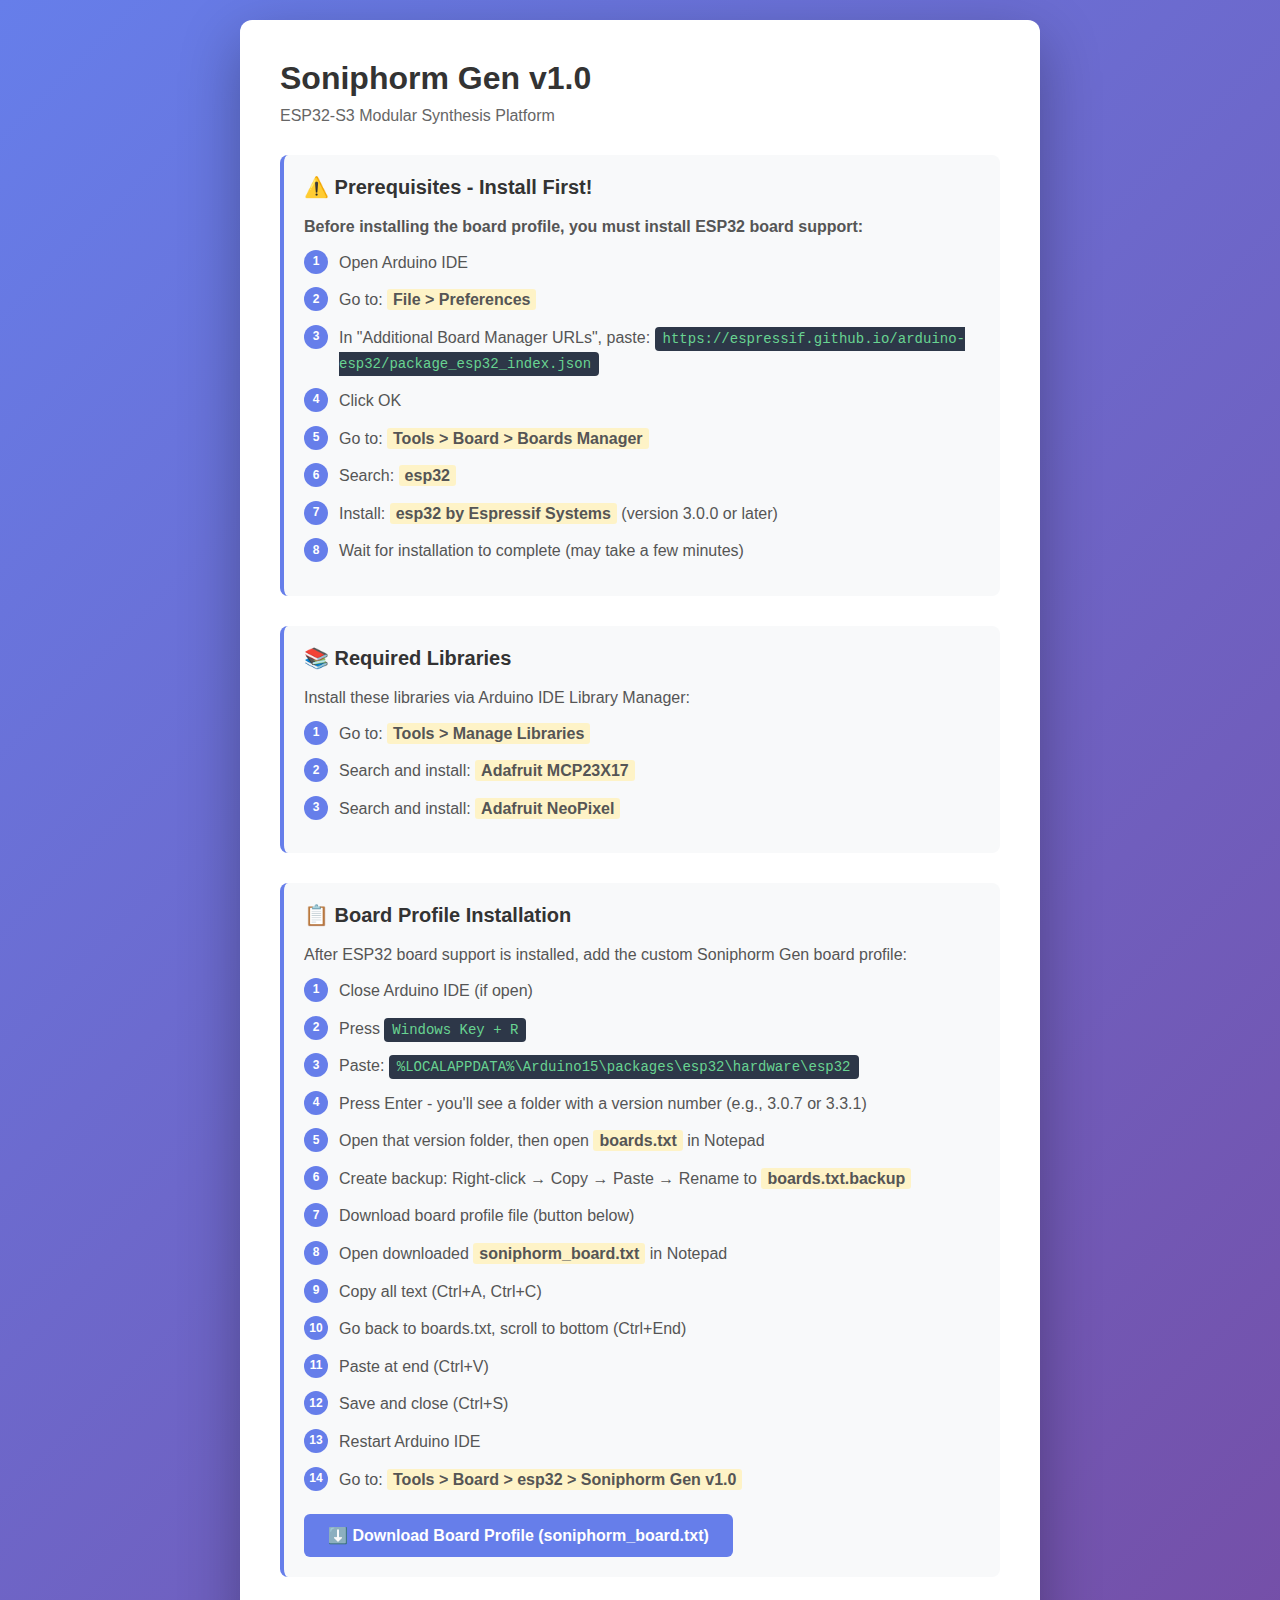
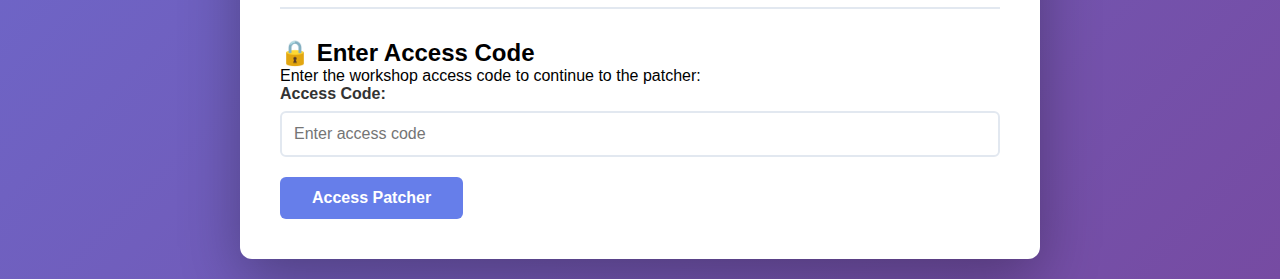
<file: gen/index.html>
<!doctype html><html lang="en"><head><meta charset="UTF-8"><meta name="viewport" content="width=device-width,initial-scale=1"><title>Soniphorm Gen Patcher</title><style>* {
            margin: 0;
            padding: 0;
            box-sizing: border-box;
        }

        body {
            font-family: -apple-system, BlinkMacSystemFont, 'Segoe UI', Roboto, Oxygen, Ubuntu, sans-serif;
            background: #1a1a1a;
            color: #e0e0e0;
            overflow: hidden;
        }

        #root {
            width: 100vw;
            height: 100vh;
            display: flex;
        }

        .loading {
            display: flex;
            justify-content: center;
            align-items: center;
            height: 100vh;
            font-size: 18px;
            color: #666;
        }</style><link rel="icon" href="favicon.png"><script>if(sessionStorage.getItem("authenticated")!=="true"){window.location.href="auth.html";}</script><script defer="defer" src="bundle.js"></script></head><body><div id="root"><div class="loading">Loading Soniphorm Gen Patcher...</div></div></body></html>
</file>
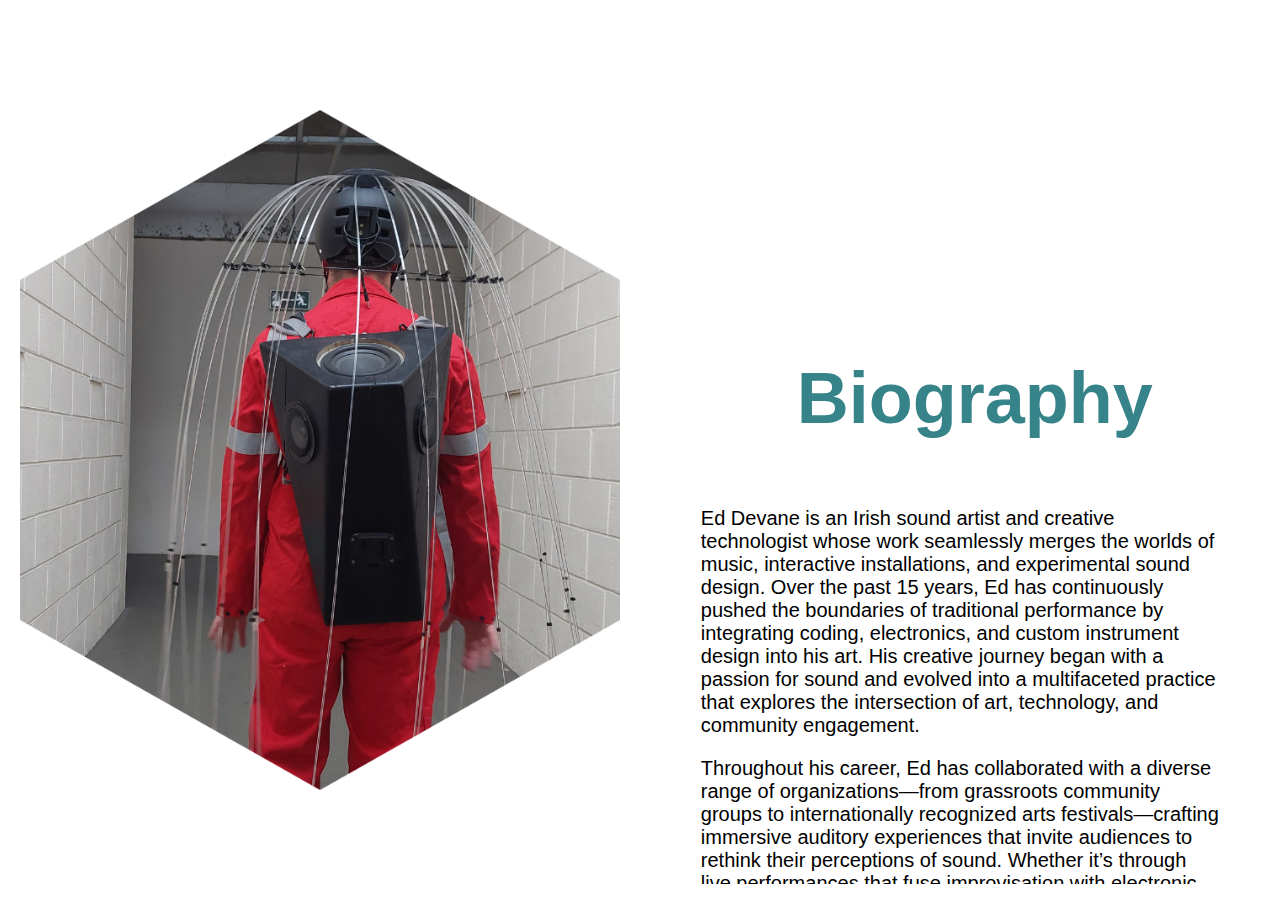
<file: biography.html>
<!DOCTYPE html>
<html lang="en">
<head>
  <meta charset="UTF-8">
  <meta name="viewport" content="width=device-width, initial-scale=1">
  <title>Biography - Ed Devane</title>
  <meta name="description" content="Learn about Ed Devane, the Irish sound artist, his creative journey, and projects.">
  <link rel="stylesheet" href="css/styles.css">
</head>
<body id="biography-page">
  <section>
    <div class="biog-layout">
      <!-- Left: Image Column -->
      <div class="biog-image-wrapper">
        <div class="biog-image"></div>
      </div>
      <!-- Right: Text Column -->
      <div class="biog-text">
        <!-- Header (h1 only now) -->
        <div class="header-container">
          <h1>Biography</h1>
        </div>
        <!-- Text content follows -->
        <div class="text-content">
          <p>
            Ed Devane is an Irish sound artist and creative technologist whose work seamlessly merges the worlds of music, interactive installations, and experimental sound design. Over the past 15 years, Ed has continuously pushed the boundaries of traditional performance by integrating coding, electronics, and custom instrument design into his art. His creative journey began with a passion for sound and evolved into a multifaceted practice that explores the intersection of art, technology, and community engagement.

          </p><p>
            Throughout his career, Ed has collaborated with a diverse range of organizations—from grassroots community groups to internationally recognized arts festivals—crafting immersive auditory experiences that invite audiences to rethink their perceptions of sound. Whether it’s through live performances that fuse improvisation with electronic manipulation or interactive installations that respond to the environment, Ed’s work is always about breaking new ground and inviting active participation.
          </p>
          <p>
Dedicated not only to the creation of innovative art but also to its documentation, Ed Devane maintains a dynamic online presence. His website serves as both a portfolio and a resource, where he shares insights into his creative process, design experiments, and technical developments. This commitment to transparency and education has made him a respected voice in the contemporary art scene, inspiring a new generation of artists and technologists alike.
</p>
<p>
In every project, Ed Devane’s vision is driven by the belief that sound, in all its forms, is a powerful medium for storytelling and connection. His ongoing explorations continue to challenge conventional narratives, transforming everyday auditory experiences into profound, transformative works of art.
          </p>
          <p>
            With over 15 years of experience, Ed has collaborated with various organizations and communities to develop groundbreaking projects that blur the lines between art and engineering. His journey continues as he explores new creative territories.
          </p>
        </div>
      </div>
    </div>
  </section>

  <!-- New side arrow navigation -->
  <div class="side-arrow-container left-arrow">
    <a href="index.html">
      <img src="images/arrow-left.png" alt="Home">
      <div class="arrow-text">Home</div>
    </a>
  </div>
  <div class="side-arrow-container right-arrow">
    <a href="contact.html">
      <img src="images/arrow-right.png" alt="Contact">
      <div class="arrow-text">Contact</div>
    </a>
  </div>
</body>
</html>
</file>
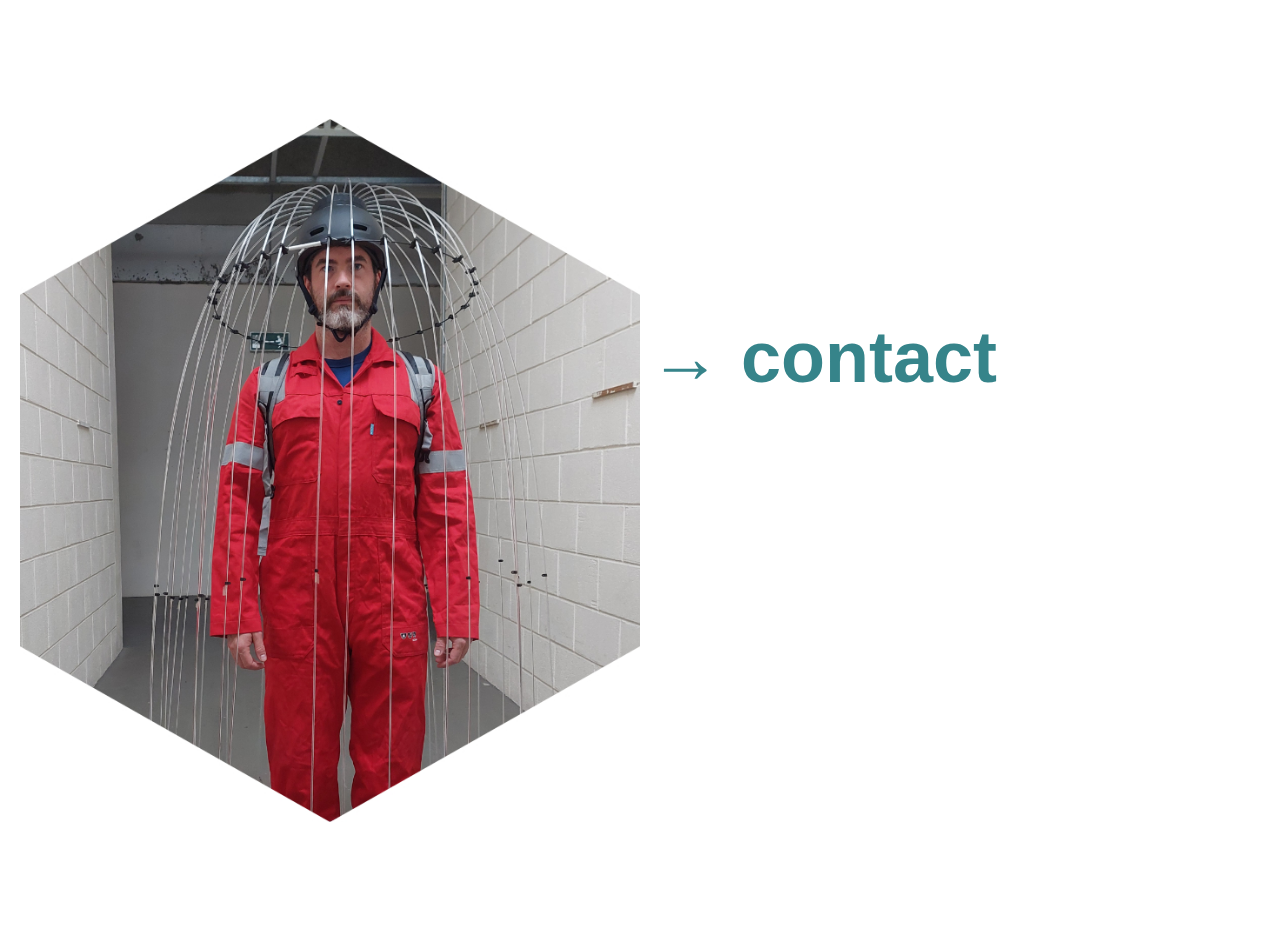
<file: contact.html>
<!DOCTYPE html>
<html lang="en">
<head>
  <meta charset="UTF-8">
  <meta name="viewport" content="width=device-width, initial-scale=1">
  <title>Contact - Ed Devane</title>
  <link rel="stylesheet" href="css/styles.css">
</head>
<body class="contact-page">
  <section id="section-contact">
    <div class="content">
      <!-- Left Column: Background Image Container -->
      <div class="image"></div>
      <!-- Right Column: Contact Content -->
      <div class="text">
        <div class="header-container">
          <!-- Removed inline nav in favor of side arrow navigation -->
          <h1 id="contact-heading">
            <a href="#" id="contact-link">&rarr; contact</a>
          </h1>
        </div>
        <div class="contact-container">
          <div id="form-wrapper">
            <iframe src="https://docs.google.com/forms/d/e/1FAIpQLSfvzC3atXy2sJqZOnRJeFPCr7bDpNgi_N0QF5XaLjQF0F71Mg/viewform?embedded=true" 
                    frameborder="0" marginheight="0" marginwidth="0">
              Loading…
            </iframe>
          </div>
        </div>
      </div>
    </div>
  </section>

  <!-- New side arrow navigation -->
  <div class="side-arrow-container left-arrow">
    <a href="index.html">
      <img src="images/arrow-left.png" alt="Home">
      <div class="arrow-text">Home</div>
    </a>
  </div>
  <div class="side-arrow-container right-arrow">
    <a href="biography.html">
      <img src="images/arrow-right.png" alt="Biography">
      <div class="arrow-text">Biography</div>
    </a>
  </div>

  <script>
    document.addEventListener('DOMContentLoaded', function(){
      const contactLink = document.getElementById('contact-link');
      const heading = document.getElementById('contact-heading');
      const formWrapper = document.getElementById('form-wrapper');

      // Initially hide the form
      formWrapper.style.opacity = 0;
      formWrapper.style.display = 'none';

      contactLink.addEventListener('click', function(e){
        e.preventDefault();
        heading.style.transition = 'opacity 1s ease';
        heading.style.opacity = 0;
        setTimeout(function(){
          heading.style.display = 'none';
          formWrapper.style.display = 'block';
          // Force reflow
          void formWrapper.offsetWidth;
          formWrapper.style.transition = 'opacity 1s ease';
          formWrapper.style.opacity = 1;
        }, 1000);
      });
    });
  </script>
</body>
</html>
</file>
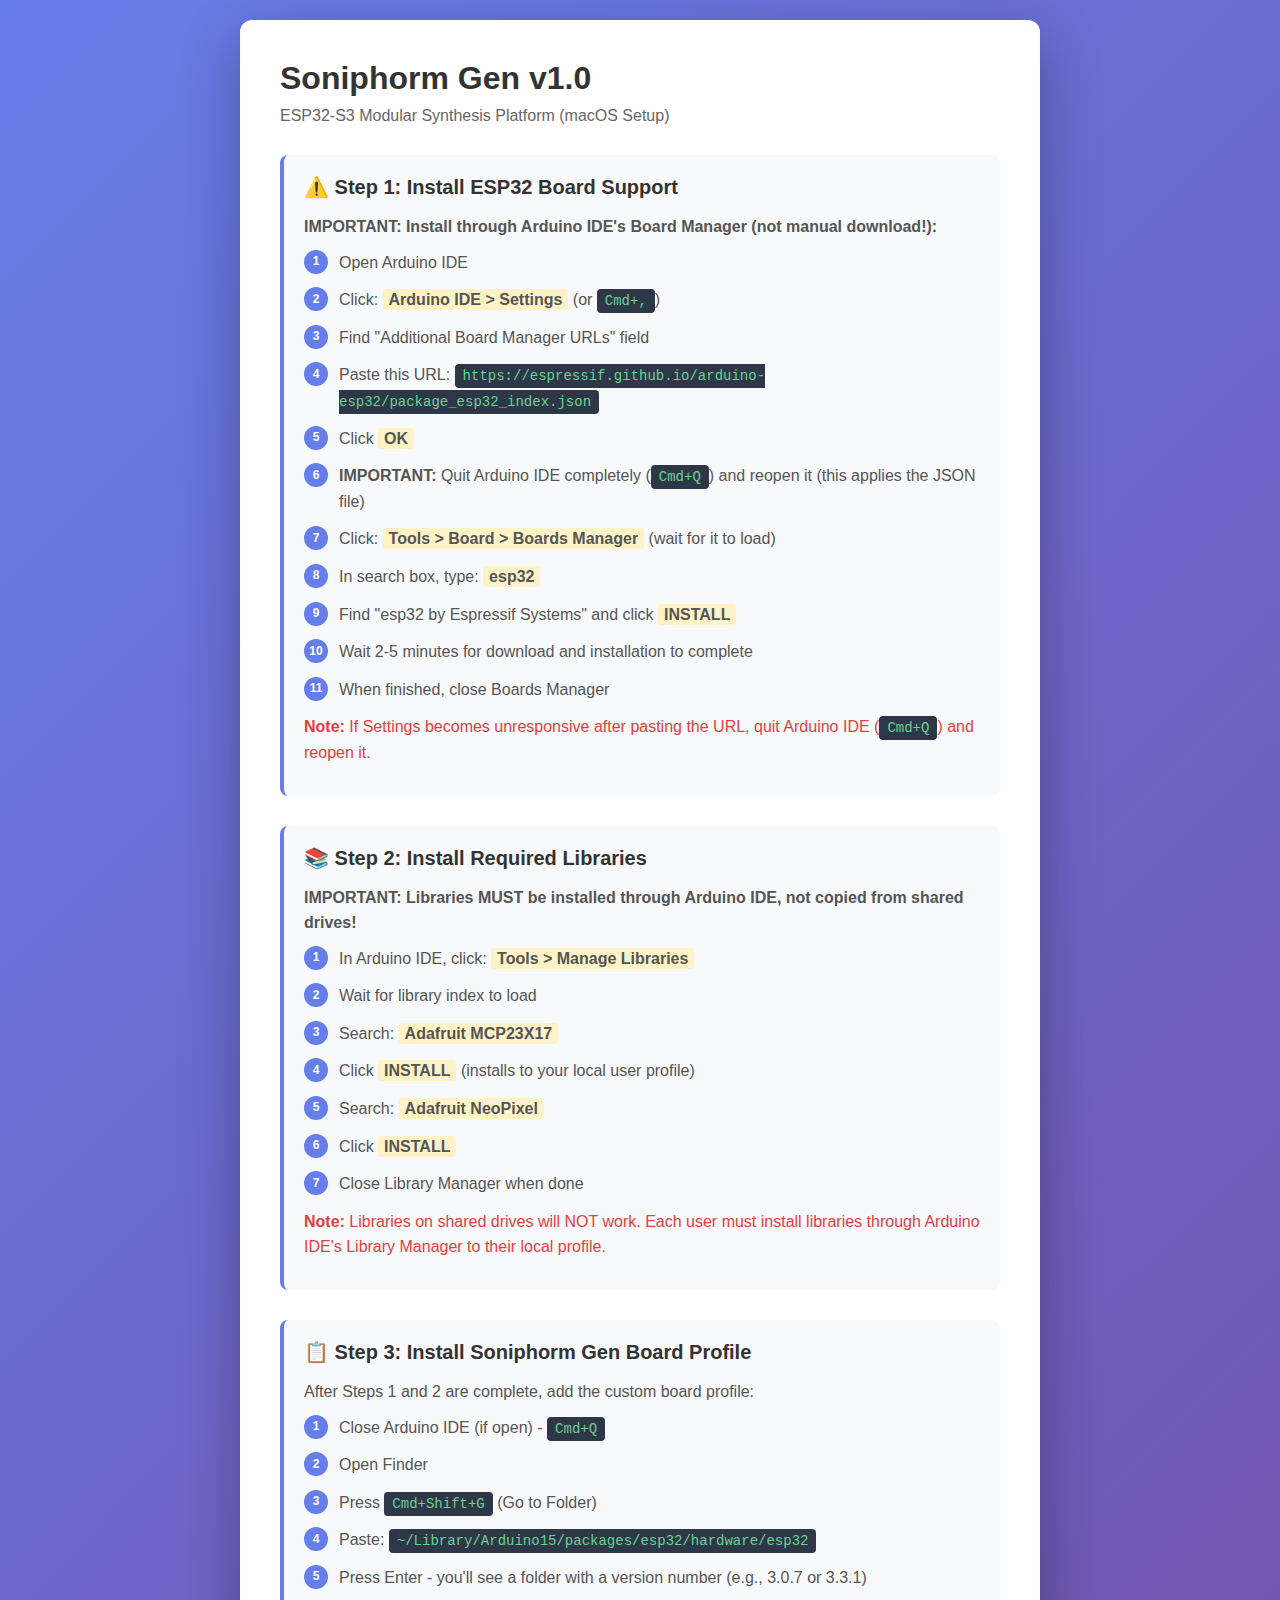
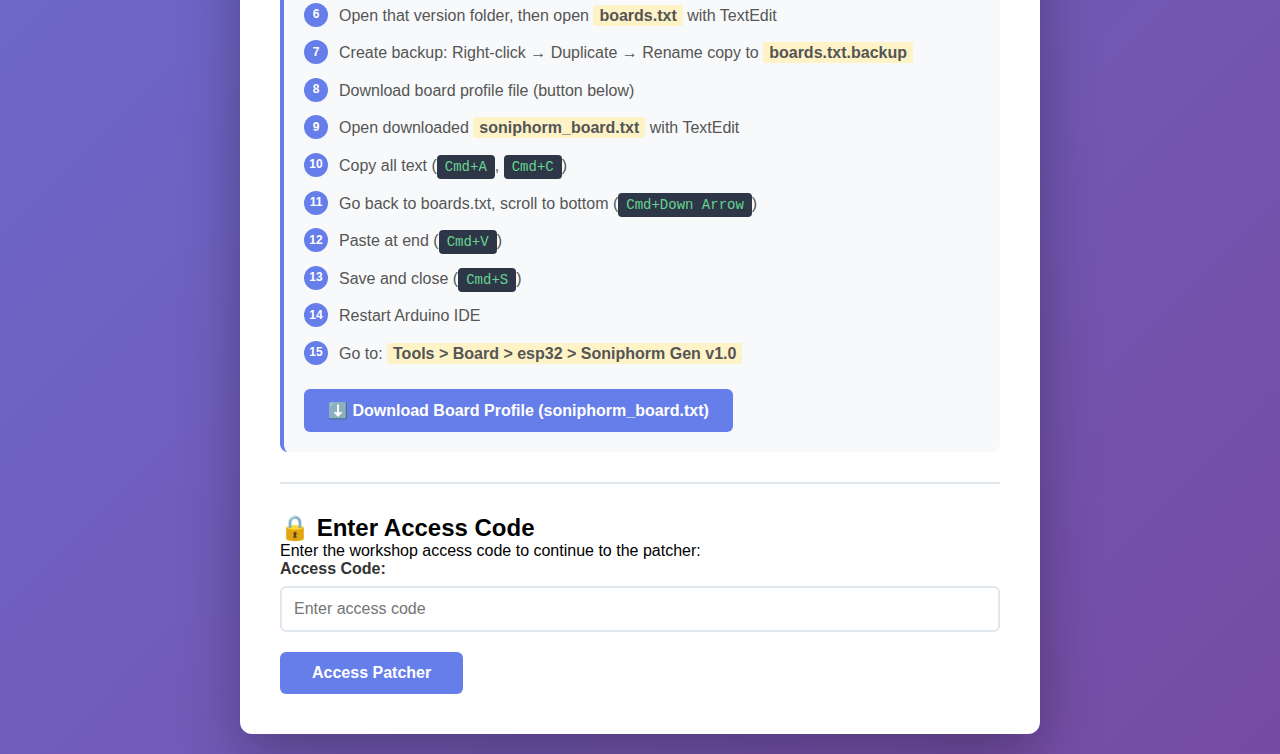
<file: gen/auth-macos.html>
<!DOCTYPE html>
<html lang="en">
<head>
    <meta charset="UTF-8">
    <meta name="viewport" content="width=device-width, initial-scale=1.0">
    <title>Soniphorm Gen - Access (macOS)</title>
    <style>
        * {
            margin: 0;
            padding: 0;
            box-sizing: border-box;
        }

        body {
            font-family: -apple-system, BlinkMacSystemFont, 'Segoe UI', Roboto, Oxygen, Ubuntu, Cantarell, sans-serif;
            background: linear-gradient(135deg, #667eea 0%, #764ba2 100%);
            min-height: 100vh;
            display: flex;
            align-items: center;
            justify-content: center;
            padding: 20px;
        }

        .container {
            background: white;
            border-radius: 12px;
            box-shadow: 0 20px 60px rgba(0, 0, 0, 0.3);
            padding: 40px;
            max-width: 800px;
            width: 100%;
        }

        h1 {
            color: #333;
            margin-bottom: 10px;
            font-size: 32px;
        }

        .subtitle {
            color: #666;
            margin-bottom: 30px;
            font-size: 16px;
        }

        .section {
            margin-bottom: 30px;
            padding: 20px;
            background: #f8f9fa;
            border-radius: 8px;
            border-left: 4px solid #667eea;
        }

        .section h2 {
            color: #333;
            font-size: 20px;
            margin-bottom: 15px;
        }

        .section p {
            color: #555;
            line-height: 1.6;
            margin-bottom: 10px;
        }

        .steps {
            list-style: none;
            counter-reset: step-counter;
        }

        .steps li {
            counter-increment: step-counter;
            margin-bottom: 12px;
            padding-left: 35px;
            position: relative;
            color: #555;
            line-height: 1.6;
        }

        .steps li::before {
            content: counter(step-counter);
            position: absolute;
            left: 0;
            top: 0;
            background: #667eea;
            color: white;
            width: 24px;
            height: 24px;
            border-radius: 50%;
            display: flex;
            align-items: center;
            justify-content: center;
            font-size: 12px;
            font-weight: bold;
        }

        .download-btn {
            display: inline-block;
            background: #667eea;
            color: white;
            padding: 12px 24px;
            border-radius: 6px;
            text-decoration: none;
            font-weight: 600;
            margin-top: 10px;
            transition: background 0.3s;
        }

        .download-btn:hover {
            background: #5568d3;
        }

        .code {
            background: #2d3748;
            color: #68d391;
            padding: 4px 8px;
            border-radius: 4px;
            font-family: 'Courier New', monospace;
            font-size: 14px;
        }

        .password-section {
            margin-top: 30px;
            padding-top: 30px;
            border-top: 2px solid #e2e8f0;
        }

        .form-group {
            margin-bottom: 20px;
        }

        label {
            display: block;
            margin-bottom: 8px;
            color: #333;
            font-weight: 600;
        }

        input[type="password"] {
            width: 100%;
            padding: 12px;
            border: 2px solid #e2e8f0;
            border-radius: 6px;
            font-size: 16px;
            transition: border-color 0.3s;
        }

        input[type="password"]:focus {
            outline: none;
            border-color: #667eea;
        }

        button {
            background: #667eea;
            color: white;
            padding: 12px 32px;
            border: none;
            border-radius: 6px;
            font-size: 16px;
            font-weight: 600;
            cursor: pointer;
            transition: background 0.3s;
        }

        button:hover {
            background: #5568d3;
        }

        .error {
            color: #e53e3e;
            margin-top: 10px;
            display: none;
        }

        .highlight {
            background: #fef3c7;
            padding: 2px 6px;
            border-radius: 3px;
            font-weight: 600;
        }
    </style>
</head>
<body>
    <div class="container">
        <h1>Soniphorm Gen v1.0</h1>
        <p class="subtitle">ESP32-S3 Modular Synthesis Platform (macOS Setup)</p>

        <div class="section">
            <h2>⚠️ Step 1: Install ESP32 Board Support</h2>
            <p><strong>IMPORTANT: Install through Arduino IDE's Board Manager (not manual download!):</strong></p>
            <ol class="steps">
                <li>Open Arduino IDE</li>
                <li>Click: <span class="highlight">Arduino IDE > Settings</span> (or <span class="code">Cmd+,</span>)</li>
                <li>Find "Additional Board Manager URLs" field</li>
                <li>Paste this URL: <span class="code">https://espressif.github.io/arduino-esp32/package_esp32_index.json</span></li>
                <li>Click <span class="highlight">OK</span></li>
                <li><strong>IMPORTANT:</strong> Quit Arduino IDE completely (<span class="code">Cmd+Q</span>) and reopen it (this applies the JSON file)</li>
                <li>Click: <span class="highlight">Tools > Board > Boards Manager</span> (wait for it to load)</li>
                <li>In search box, type: <span class="highlight">esp32</span></li>
                <li>Find "esp32 by Espressif Systems" and click <span class="highlight">INSTALL</span></li>
                <li>Wait 2-5 minutes for download and installation to complete</li>
                <li>When finished, close Boards Manager</li>
            </ol>
            <p style="margin-top: 10px; color: #e53e3e;"><strong>Note:</strong> If Settings becomes unresponsive after pasting the URL, quit Arduino IDE (<span class="code">Cmd+Q</span>) and reopen it.</p>
        </div>

        <div class="section">
            <h2>📚 Step 2: Install Required Libraries</h2>
            <p><strong>IMPORTANT: Libraries MUST be installed through Arduino IDE, not copied from shared drives!</strong></p>
            <ol class="steps">
                <li>In Arduino IDE, click: <span class="highlight">Tools > Manage Libraries</span></li>
                <li>Wait for library index to load</li>
                <li>Search: <span class="highlight">Adafruit MCP23X17</span></li>
                <li>Click <span class="highlight">INSTALL</span> (installs to your local user profile)</li>
                <li>Search: <span class="highlight">Adafruit NeoPixel</span></li>
                <li>Click <span class="highlight">INSTALL</span></li>
                <li>Close Library Manager when done</li>
            </ol>
            <p style="margin-top: 10px; color: #e53e3e;"><strong>Note:</strong> Libraries on shared drives will NOT work. Each user must install libraries through Arduino IDE's Library Manager to their local profile.</p>
        </div>

        <div class="section">
            <h2>📋 Step 3: Install Soniphorm Gen Board Profile</h2>
            <p>After Steps 1 and 2 are complete, add the custom board profile:</p>

            <ol class="steps">
                <li>Close Arduino IDE (if open) - <span class="code">Cmd+Q</span></li>
                <li>Open Finder</li>
                <li>Press <span class="code">Cmd+Shift+G</span> (Go to Folder)</li>
                <li>Paste: <span class="code">~/Library/Arduino15/packages/esp32/hardware/esp32</span></li>
                <li>Press Enter - you'll see a folder with a version number (e.g., 3.0.7 or 3.3.1)</li>
                <li>Open that version folder, then open <span class="highlight">boards.txt</span> with TextEdit</li>
                <li>Create backup: Right-click → Duplicate → Rename copy to <span class="highlight">boards.txt.backup</span></li>
                <li>Download board profile file (button below)</li>
                <li>Open downloaded <span class="highlight">soniphorm_board.txt</span> with TextEdit</li>
                <li>Copy all text (<span class="code">Cmd+A</span>, <span class="code">Cmd+C</span>)</li>
                <li>Go back to boards.txt, scroll to bottom (<span class="code">Cmd+Down Arrow</span>)</li>
                <li>Paste at end (<span class="code">Cmd+V</span>)</li>
                <li>Save and close (<span class="code">Cmd+S</span>)</li>
                <li>Restart Arduino IDE</li>
                <li>Go to: <span class="highlight">Tools > Board > esp32 > Soniphorm Gen v1.0</span></li>
            </ol>

            <a href="arduino_board_profile/soniphorm_board.txt" class="download-btn" download>⬇️ Download Board Profile (soniphorm_board.txt)</a>
        </div>

        <div class="password-section">
            <h2>🔒 Enter Access Code</h2>
            <p>Enter the workshop access code to continue to the patcher:</p>

            <form id="authForm">
                <div class="form-group">
                    <label for="password">Access Code:</label>
                    <input type="password" id="password" name="password" placeholder="Enter access code" required>
                </div>
                <button type="submit">Access Patcher</button>
                <p class="error" id="error">Incorrect access code. Please try again.</p>
            </form>
        </div>
    </div>

    <script>
        function simpleHash(str) {
            let hash = 0;
            for (let i = 0; i < str.length; i++) {
                const char = str.charCodeAt(i);
                hash = ((hash << 5) - hash) + char;
                hash = hash & hash;
            }
            return hash;
        }

        const correctHash = simpleHash('dkit');

        document.getElementById('authForm').addEventListener('submit', function(e) {
            e.preventDefault();
            const password = document.getElementById('password').value;
            const inputHash = simpleHash(password);

            if (inputHash === correctHash) {
                sessionStorage.setItem('authenticated', 'true');
                window.location.href = 'index.html';
            } else {
                document.getElementById('error').style.display = 'block';
                document.getElementById('password').value = '';
                document.getElementById('password').focus();
            }
        });

        // Check if already authenticated
        if (sessionStorage.getItem('authenticated') === 'true') {
            window.location.href = 'index.html';
        }
    </script>
</body>
</html>
</file>
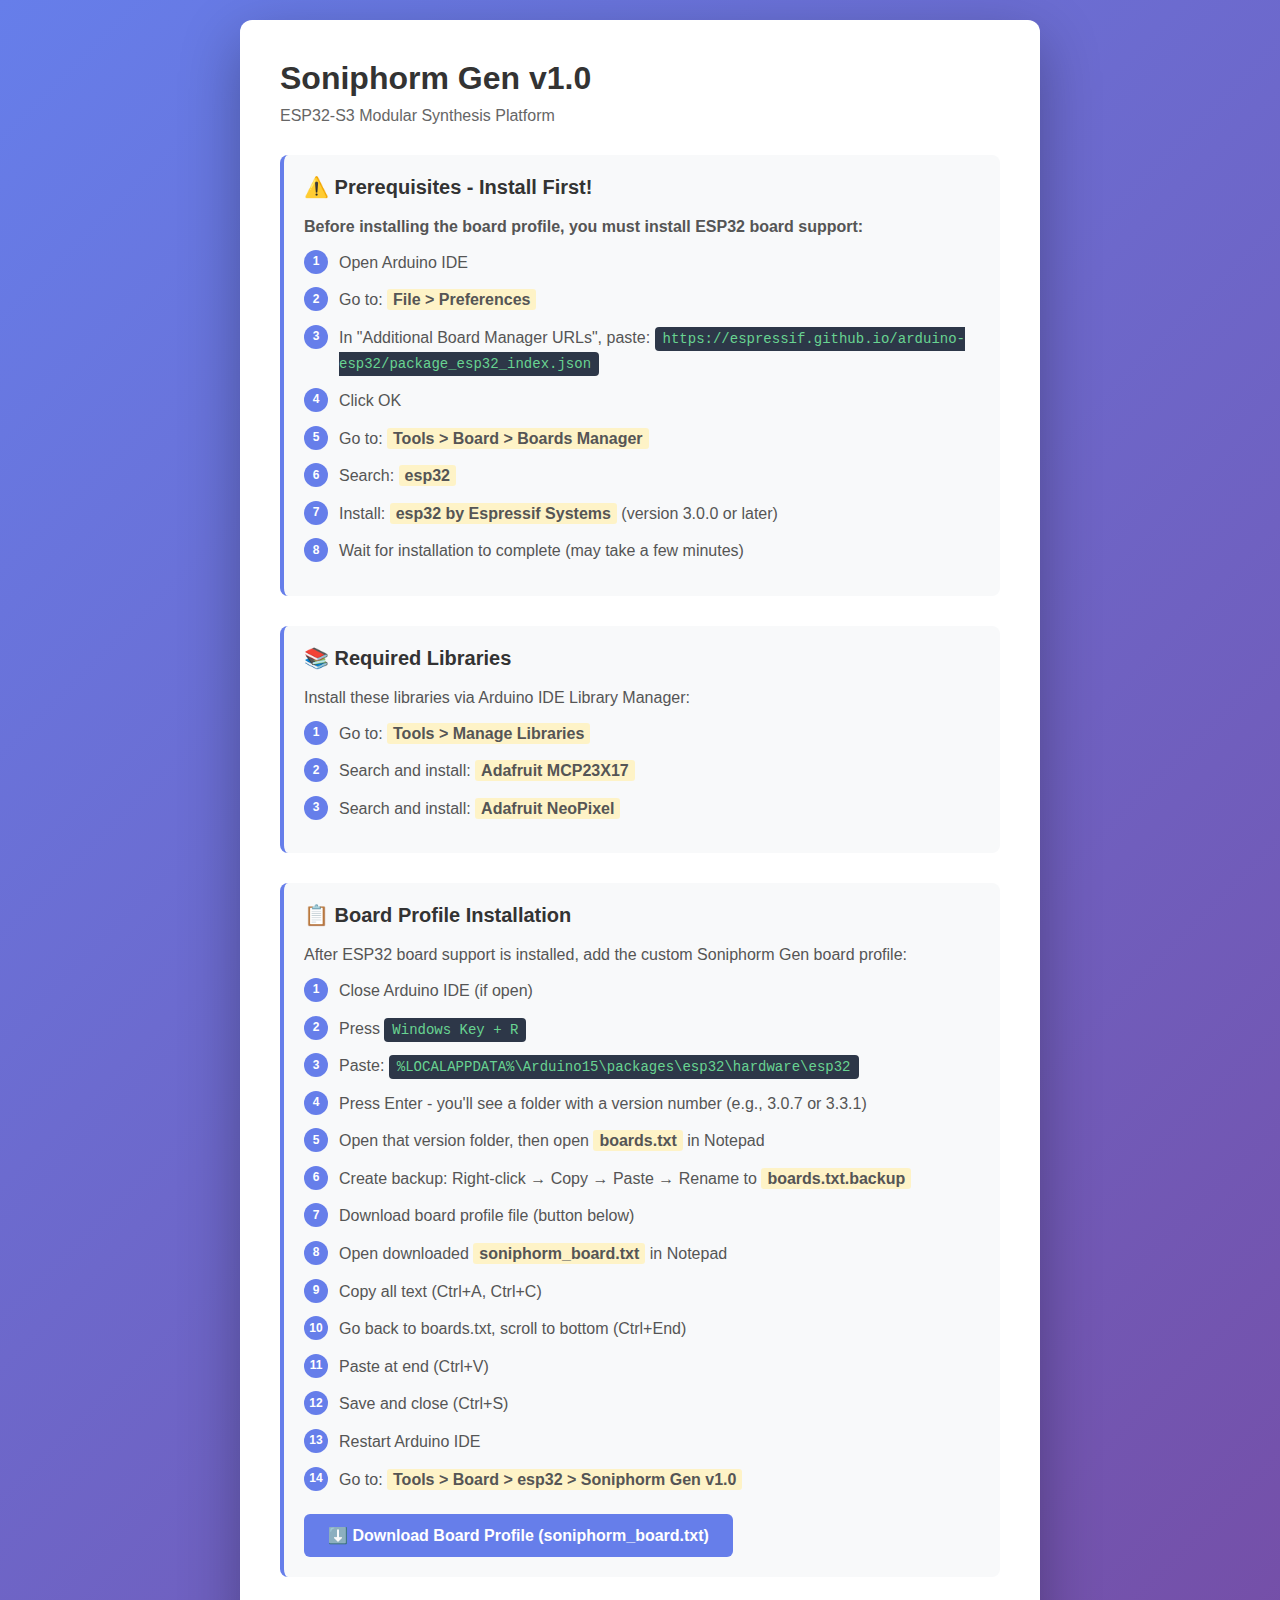
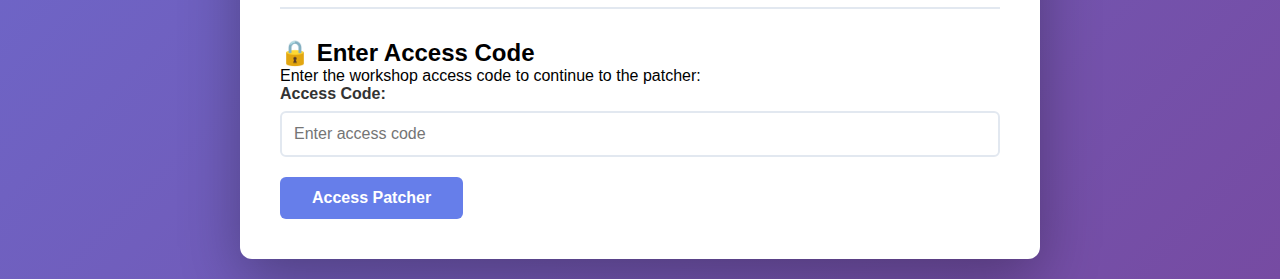
<file: gen/auth.html>
<!DOCTYPE html>
<html lang="en">
<head>
    <meta charset="UTF-8">
    <meta name="viewport" content="width=device-width, initial-scale=1.0">
    <title>Soniphorm Gen - Access</title>
    <style>
        * {
            margin: 0;
            padding: 0;
            box-sizing: border-box;
        }

        body {
            font-family: -apple-system, BlinkMacSystemFont, 'Segoe UI', Roboto, Oxygen, Ubuntu, Cantarell, sans-serif;
            background: linear-gradient(135deg, #667eea 0%, #764ba2 100%);
            min-height: 100vh;
            display: flex;
            align-items: center;
            justify-content: center;
            padding: 20px;
        }

        .container {
            background: white;
            border-radius: 12px;
            box-shadow: 0 20px 60px rgba(0, 0, 0, 0.3);
            padding: 40px;
            max-width: 800px;
            width: 100%;
        }

        h1 {
            color: #333;
            margin-bottom: 10px;
            font-size: 32px;
        }

        .subtitle {
            color: #666;
            margin-bottom: 30px;
            font-size: 16px;
        }

        .section {
            margin-bottom: 30px;
            padding: 20px;
            background: #f8f9fa;
            border-radius: 8px;
            border-left: 4px solid #667eea;
        }

        .section h2 {
            color: #333;
            font-size: 20px;
            margin-bottom: 15px;
        }

        .section p {
            color: #555;
            line-height: 1.6;
            margin-bottom: 10px;
        }

        .steps {
            list-style: none;
            counter-reset: step-counter;
        }

        .steps li {
            counter-increment: step-counter;
            margin-bottom: 12px;
            padding-left: 35px;
            position: relative;
            color: #555;
            line-height: 1.6;
        }

        .steps li::before {
            content: counter(step-counter);
            position: absolute;
            left: 0;
            top: 0;
            background: #667eea;
            color: white;
            width: 24px;
            height: 24px;
            border-radius: 50%;
            display: flex;
            align-items: center;
            justify-content: center;
            font-size: 12px;
            font-weight: bold;
        }

        .download-btn {
            display: inline-block;
            background: #667eea;
            color: white;
            padding: 12px 24px;
            border-radius: 6px;
            text-decoration: none;
            font-weight: 600;
            margin-top: 10px;
            transition: background 0.3s;
        }

        .download-btn:hover {
            background: #5568d3;
        }

        .code {
            background: #2d3748;
            color: #68d391;
            padding: 4px 8px;
            border-radius: 4px;
            font-family: 'Courier New', monospace;
            font-size: 14px;
        }

        .password-section {
            margin-top: 30px;
            padding-top: 30px;
            border-top: 2px solid #e2e8f0;
        }

        .form-group {
            margin-bottom: 20px;
        }

        label {
            display: block;
            margin-bottom: 8px;
            color: #333;
            font-weight: 600;
        }

        input[type="password"] {
            width: 100%;
            padding: 12px;
            border: 2px solid #e2e8f0;
            border-radius: 6px;
            font-size: 16px;
            transition: border-color 0.3s;
        }

        input[type="password"]:focus {
            outline: none;
            border-color: #667eea;
        }

        button {
            background: #667eea;
            color: white;
            padding: 12px 32px;
            border: none;
            border-radius: 6px;
            font-size: 16px;
            font-weight: 600;
            cursor: pointer;
            transition: background 0.3s;
        }

        button:hover {
            background: #5568d3;
        }

        .error {
            color: #e53e3e;
            margin-top: 10px;
            display: none;
        }

        .highlight {
            background: #fef3c7;
            padding: 2px 6px;
            border-radius: 3px;
            font-weight: 600;
        }
    </style>
</head>
<body>
    <div class="container">
        <h1>Soniphorm Gen v1.0</h1>
        <p class="subtitle">ESP32-S3 Modular Synthesis Platform</p>

        <div class="section">
            <h2>⚠️ Prerequisites - Install First!</h2>
            <p><strong>Before installing the board profile, you must install ESP32 board support:</strong></p>
            <ol class="steps">
                <li>Open Arduino IDE</li>
                <li>Go to: <span class="highlight">File > Preferences</span></li>
                <li>In "Additional Board Manager URLs", paste: <span class="code">https://espressif.github.io/arduino-esp32/package_esp32_index.json</span></li>
                <li>Click OK</li>
                <li>Go to: <span class="highlight">Tools > Board > Boards Manager</span></li>
                <li>Search: <span class="highlight">esp32</span></li>
                <li>Install: <span class="highlight">esp32 by Espressif Systems</span> (version 3.0.0 or later)</li>
                <li>Wait for installation to complete (may take a few minutes)</li>
            </ol>
        </div>

        <div class="section">
            <h2>📚 Required Libraries</h2>
            <p>Install these libraries via Arduino IDE Library Manager:</p>
            <ol class="steps">
                <li>Go to: <span class="highlight">Tools > Manage Libraries</span></li>
                <li>Search and install: <span class="highlight">Adafruit MCP23X17</span></li>
                <li>Search and install: <span class="highlight">Adafruit NeoPixel</span></li>
            </ol>
        </div>

        <div class="section">
            <h2>📋 Board Profile Installation</h2>
            <p>After ESP32 board support is installed, add the custom Soniphorm Gen board profile:</p>

            <ol class="steps">
                <li>Close Arduino IDE (if open)</li>
                <li>Press <span class="code">Windows Key + R</span></li>
                <li>Paste: <span class="code">%LOCALAPPDATA%\Arduino15\packages\esp32\hardware\esp32</span></li>
                <li>Press Enter - you'll see a folder with a version number (e.g., 3.0.7 or 3.3.1)</li>
                <li>Open that version folder, then open <span class="highlight">boards.txt</span> in Notepad</li>
                <li>Create backup: Right-click → Copy → Paste → Rename to <span class="highlight">boards.txt.backup</span></li>
                <li>Download board profile file (button below)</li>
                <li>Open downloaded <span class="highlight">soniphorm_board.txt</span> in Notepad</li>
                <li>Copy all text (Ctrl+A, Ctrl+C)</li>
                <li>Go back to boards.txt, scroll to bottom (Ctrl+End)</li>
                <li>Paste at end (Ctrl+V)</li>
                <li>Save and close (Ctrl+S)</li>
                <li>Restart Arduino IDE</li>
                <li>Go to: <span class="highlight">Tools > Board > esp32 > Soniphorm Gen v1.0</span></li>
            </ol>

            <a href="arduino_board_profile/soniphorm_board.txt" class="download-btn" download>⬇️ Download Board Profile (soniphorm_board.txt)</a>
        </div>

        <div class="password-section">
            <h2>🔒 Enter Access Code</h2>
            <p>Enter the workshop access code to continue to the patcher:</p>

            <form id="authForm">
                <div class="form-group">
                    <label for="password">Access Code:</label>
                    <input type="password" id="password" name="password" placeholder="Enter access code" required>
                </div>
                <button type="submit">Access Patcher</button>
                <p class="error" id="error">Incorrect access code. Please try again.</p>
            </form>
        </div>
    </div>

    <script>
        function simpleHash(str) {
            let hash = 0;
            for (let i = 0; i < str.length; i++) {
                const char = str.charCodeAt(i);
                hash = ((hash << 5) - hash) + char;
                hash = hash & hash;
            }
            return hash;
        }

        const correctHash = simpleHash('dkit');

        document.getElementById('authForm').addEventListener('submit', function(e) {
            e.preventDefault();
            const password = document.getElementById('password').value;
            const inputHash = simpleHash(password);

            if (inputHash === correctHash) {
                sessionStorage.setItem('authenticated', 'true');
                window.location.href = 'index.html';
            } else {
                document.getElementById('error').style.display = 'block';
                document.getElementById('password').value = '';
                document.getElementById('password').focus();
            }
        });

        // Check if already authenticated
        if (sessionStorage.getItem('authenticated') === 'true') {
            window.location.href = 'index.html';
        }
    </script>
</body>
</html>
</file>
<file: css/styles.css>
/* ======================
   GLOBAL & BASE STYLES
   ====================== */
   * {
    margin: 0;
    padding: 0;
    box-sizing: border-box;
  }
  
  html {
    scroll-behavior: smooth;
  }
  
  body {
    font-family: Arial, sans-serif;
  }
  
  /* Global Helper for Backgrounds */
  .bg-cover {
    background-size: cover;
    background-repeat: no-repeat;
    background-position: top center;
  }
  
  /* CSS Variables */
  :root {
    --base-font-size: 16px;
    --para-max: 20px;
    --heading-min: 55px;
    --heading-max: 72px;
    --heading-scale: 6vw;
    --section-padding: 2vw;
  }
  
  /* Global Paragraph Styles */
  p {
    font-family: Arial, sans-serif;
    font-size: clamp(var(--base-font-size), 2vw, var(--para-max));
    text-align: left;
    margin-top: 0.625rem;
    color: white;
    max-width: 100%;
    position: relative;

    z-index: 4;
    padding-left: 5%;
    padding-right: 5%;
  }
  
  /* Global Heading Styles */
  h1, h2, h3, h4, h5, h6 {
    font-family: Arial, sans-serif;
    font-weight: bold;
    margin-bottom: 0.25rem;
    text-align: left;
    color: white;
    position: relative;
    z-index: 4;
    padding-left: 5%;
    padding-top: 1rem;
    font-size: clamp(var(--heading-min), var(--heading-scale), var(--heading-max));
  }
  
  /* Global Anchor Styles */
  a {
    text-decoration: none;
    color: inherit;
  }


/* Fixed Side Navigation (disappearing on hover) */
.side-nav {
  position: fixed;
  top: 50%;               /* Halfway down the viewport */
  transform: translateY(-50%);
  opacity: 1 !important;             /* Hidden by default */
  transition: opacity 0.5s ease;
  z-index: 200;
  background: rgba(255,255,255,0.8); /* Optional background for contrast */
  padding: 10px 15px;
  border-radius: 4px;
  pointer-events: auto;   /* Ensure it can be hovered */
}

/* Fade in on hover */
.side-nav:hover {
  opacity: 1;
}

/* Left-side nav positioned at the left edge */
.left-nav {
  left: 10px;   /* Adjust distance from left edge */
  text-align: left;
}

/* Right-side nav positioned at the right edge */
.right-nav {
  right: 10px;  /* Adjust distance from right edge */
  text-align: right;
}

/* Styling for the links inside the nav */
.side-nav a {
  font-family: Arial, sans-serif;
  font-size: 18px;
  color: #0c1b1c !important;
  text-decoration: none;
  display: inline-block;
}

/* Optionally, add a vertical divider if you want multiple links in one nav */
.side-nav.left-nav a::after {
  content: "";
  display: inline-block;
  width: 1px;
  background-color: #ccc;
  height: 20px;
  vertical-align: middle;
  margin-left: 10px;
}

/* New Side Arrow Navigation */
.side-arrow-container {
  position: fixed;
  top: 50%;
  transform: translateY(-50%);
  width: 80px;         /* Wider hit area to trigger hover */
  opacity: 0;
  transition: opacity 0.5s ease;
  z-index: 1000;        /* Above the arrows, adjust if needed */
  text-align: center;
  cursor: pointer;
}

/* Create a round opaque underlay using a pseudo-element */
.side-arrow-container::before {
  content: "";
  position: absolute;
  top: 50%;
  left: 50%;
  width: 90px;      /* Adjust size as needed */
  height: 90px;     /* Adjust size as needed */
  transform: translate(-50%, -50%);
  border-radius: 50%;
  background: rgba(243, 239, 239, 0.959);  /* Opaque underlay color */
  z-index: -1;      /* Place it behind the arrow image and text */
}

/* Show the arrow when the container is hovered */
.side-arrow-container:hover {
  opacity: 1;
}

/* Position left/right containers */
.left-arrow {
  left: 10px;         /* Adjust distance from left edge */
}
.right-arrow {
  right: 10px;        /* Adjust distance from right edge */
}

/* Arrow image styling */
.side-arrow-container img {
  width: 50px;         /* Adjust as necessary to match your custom arrow style */
  height: auto;
  display: block;
  margin: 0 auto;
}

/* Text styling below arrow */
.arrow-text {
  font-family: Arial, sans-serif;
  font-size: 16px;
  color: #0c1b1c;      /* Matching your link color */
  margin-top: 5px;
}
/* Media query for column (mobile/portrait) view */
@media screen and (max-width: 768px) {
  .side-arrow-container {
    top: 50vh; /* 50% of the viewport height */
    transform: translateY(-50%);
  }
}

  .section-overlay {
    position: absolute;
    top: 0;
    left: 0;
    width: 100%;
    height: calc(var(--vh, 1vh) * 100);
    background-color: rgba(0, 0, 0, 0.5);
    z-index: 2;
  }
  
  #section1 .section-overlay { background-color: rgba(26, 26, 46, 0.8); }
  #section2 .section-overlay { background-color: rgba(22, 33, 62, 0.8); }
  #section3 .section-overlay { background-color: rgba(15, 52, 96, 0.8); }
  #section4 .section-overlay { background-color: rgba(83, 53, 74, 0.8); }
  #section5 .section-overlay { background-color: rgba(44, 44, 84, 0.8); }
  #section6 .section-overlay { background-color: rgba(106, 5, 114, 0.8); }
  #section7 .section-overlay { background-color: rgba(50, 14, 59, 0.8); }
  #section8 .section-overlay { background-color: rgba(27, 27, 47, 0.8); }
  #section9 .section-overlay { background-color: rgba(51, 51, 51, 0.8); }
  
  /* Base Section Styles */
  section {
    position: relative;
    width: 100%;
    height: auto;
    min-height: calc(var(--vh, 1vh) * 100);
    overflow: hidden;
    scroll-snap-align: start;
    scroll-snap-stop: always;
  }
  
  /* ======================
     UNIVERSAL CONTAINERS (Section0, Biography, Contact)
     ====================== */
  .section0,
  #biography-page,
  .contact-page {
    position: relative;
    width: 100%;
    height: auto !important;
    min-height: calc(var(--vh, 1vh) * 100) !important;
    overflow: hidden;
    scroll-snap-align: start;
    scroll-snap-stop: always;
  }
  
  /* ======================
     SECTION 0 (HOME) STYLES
     ====================== */
  /* Custom Heading Overrides for Section0 */
  #section0 {
    position: relative;
  }
  #section0 h1 {
    color: #36848a !important;
  }
  #section0 .text h1 {
    text-align: center; /* or center, right, etc., as desired */
    /* Optionally add any padding or margin overrides here */
  }
  #section0 h2 {
    color: #151b1b !important;
    font-size: clamp(32px, 6vw, 40px);
  }
  
  /* Make the section0 content container fill the viewport and use a 50/50 layout */
.section0-content {
  display: flex;
  flex-direction: row;
  align-items: center;
  justify-content: center;
  gap: 2rem;
  padding: 20px;
  min-height: 100vh;  /* ensure it fills the viewport */
}

/* Left column: Image container */
.section0-content .image {
  width: 50%;
  display: flex;
  align-items: center;
  justify-content: center;
}

/* The image itself */
.section0-content .image img {
  width: 100%;
  height: auto;
  max-height: 90vh;  /* similar constraint as contact page */
  object-fit: contain;
  object-position: center center;
}

/* Right column: Text container */
.section0-content .text {
  width: 50%;
  display: flex;
  flex-direction: column;
  justify-content: center;
  padding: 20px;
}
  
  /* Mobile adjustments for Section0 */
  @media (max-width: 768px) {
    .section0-content {
      flex-direction: column;
      text-align: center;
    }
    .section0-content .image,
    .section0-content .text {
      width: 100%;
    }
    .section0-content .text {
      padding-left:0;
      margin-top: 1rem;
      text-align: justify;
    }
    section p {
      max-width: 100%;
      padding: 0 2rem;
      text-align: left;
    }
  }
  @media (orientation: portrait) {
    .section0-content {
      flex-direction: column;
    }
    .section0-content .image {
      width: 100%;
      margin-bottom: 20px;
    }
    .section0-content .image img {
      width: 100%; /* Ensures the image fills its container */
    }
    .section0-content .text {
      width: 100%;
    }
  }
  
  /* Section0 Background Image */
  .section0-image.top {
    position: absolute;
  top: 50%;
  left: 50%;
  transform: translate(-50%, -50%);
  width: 80%;
  height: 80vh;
  background-image: url('../images/section0a.jpg');
  background-size: contain;
  background-repeat: no-repeat;
  background-position: center center;
  z-index: 0;
  }
  
  img.responsive {
    max-width: 100%;
    height: auto;
  }
  
  /* ======================
     HEADER & NAVIGATION (Global)
     ====================== */
  .header-container {
    /* For global header containers (used in Home, Biography, Contact) */
    width: 100%;
    padding: 10px;
    background: transparent;
  }
  .header-container h2 {
    font-size: 48pt;
    color: #0c1b1c;
    margin-bottom: 10px;
  }

  /* body > nav {
    display: none !important;
  } */

  #section0 .text h2 {
    text-align: center !important; /* or center, right, etc., as desired */
    /* Optionally add any padding or margin overrides here */
  }

  
  /* Arrow Base Styles */
.arrow {
  position: fixed;
  width: 100px;
  height: 100px;
  background: transparent;
  cursor: pointer;
  z-index: 100;  /* Ensure arrows are on top */
  border: none;
  overflow: hidden;
  text-indent: -9999px;
  font-size: 0;
  opacity: 0;  /* Hidden by default */
  transition: opacity 1s ease;
}

/* Ensure any pseudo-content is removed */
.arrow::before {
  content: none !important;
}

/* Arrow Down */
.arrow-down {
  bottom: 20px;
  right: 20px;
  background-image: url('../images/arrow-down.png');
  background-size: contain;
  background-repeat: no-repeat;
  background-position: center;
}

/* Arrow Up */
.arrow-up {
  top: 20px;
  right: 20px;
  background-image: url('../images/arrow-up.png');
  background-size: contain;
  background-repeat: no-repeat;
  background-position: center;
}

/* Show arrows on hover of the section */
section:hover .arrow {
  opacity: 1;
}

/* Mobile Arrow Adjustments */
@media screen and (max-width: 768px) {
  .arrow {
    width: calc(100px * 0.6);
    height: calc(100px * 0.6);
  }
}

  /* ======================
     BIOGRAPHY PAGE SPECIFIC STYLES
     ====================== */
  /* The header (h1 + nav) is now inside the right column (.biog-text) */
  #biography-page .biog-layout {
    display: flex;
    width: 100%;
    height: 100vh;
  }
  #biography-page .biog-image-wrapper {
    width: 50%;
    display: flex;
    padding:20px;
    align-items: center;
    justify-content: center;
    min-height: 100vh; /* Make sure it fills the viewport */
  }
  #biography-page .biog-image {
    width: 100%;
    height: 100%;
    
    background-image: url('../images/biog.jpg');
    background-size: contain;
    background-repeat: no-repeat;
    background-position: center center;
  }
/* Biography Page Right Column (Text) – remove vertical centering */
#biography-page .biog-text {
  width: 50%;
  padding: 1rem;
  box-sizing: border-box;
  background: #fff;
  color: #333;
  /* Remove vertical centering: */
  display: flex;
  flex-direction: column;
  height: 100vh; 
}

/* Position the header container within .biog-text consistently */
#biography-page .biog-text .header-container {
  text-align: center;
  margin-top: 35vh; /* Positions the h1 at about half the viewport height */
  margin-bottom: 1rem; /* Adds space between the h1 and the text content below */
  flex: 0 0 auto;

}

/* The text content below flows normally */
#biography-page .biog-text .text-content {
  margin-top: 1rem;
  flex: 1 1 auto;
  overflow-y: auto;
  padding: 1rem; /* adjust padding as needed */
  /* Additional styling for paragraphs can be here */
}

  #biography-page .biog-text .header-container h1 {
    font-size: clamp(32px, 6vw, 72px);
    margin-bottom: 10px;
    color: #36848a !important;
    text-align:center;
  }
  #biography-page .biog-text .header-container .page-nav {
 

    margin-bottom: 10px;
    align-self: flex-start;
    text-align: center;
    padding-left:0;
    display: block;
    width: 100%;
  }
  #biography-page .biog-text .header-container .page-nav a {
    text-decoration: none;
    font-size: 18px;
    color: #0c1b1c !important;
    padding: 0 10px;
    display: inline-block;
  }
  #biography-page .biog-text .header-container .nav-divider {
    display: inline-block;
    width: 1px;
    background: #ccc;
    height: 20px;
    vertical-align: middle;
    margin: 0 10px;
  }
  #biography-page .biog-text .text-content p {
    color: #000;
    margin: 0 0 1em 0;
  }
  
  /* --- CONTACT PAGE 50/50 LAYOUT (Desktop) --- */
.contact-page .content {
  display: flex;
  flex-direction: row;
  align-items: stretch;  /* ensure columns fill the container */
  width: 100%;
  padding: 20px;
  min-height: 100vh;
}

/* Left Column: Background Image */
.contact-page .content .image {
  width: 50%;
  display: flex;
  align-items: center;
  justify-content: center;
  min-height: 100vh;  /* Ensures it fills the viewport */
  background-image: url('../images/contact.jpg');
  background-size: contain; /* or cover if preferred */
  background-repeat: no-repeat;
  background-position: center center;
}

/* Right Column: Header + Text */
.contact-page .content .text {
  width: 50%;
  padding: 20px;
  background: #fff;
  color: #333;
  display: flex;
  flex-direction: column;
  justify-content: center;
  position: relative;
}

.contact-page .header-container {
  position: absolute; /* Use absolute positioning for consistency */
  top: 30%;
  right: 5%;
  width: 100%;
  z-index: 50;
  display: flex;
  flex-direction: column;
  align-items: flex-start;
  text-align: left;
}

/* Contact Header (h1) Override */
.contact-page .header-container h1 {
  font-size: clamp(32px, 6vw, 72px);
  margin-bottom: 20px;
  color: #36848a !important;
}

/* Contact Navigation in Header */
.contact-page .header-container .page-nav {

  margin-bottom: 10px;
  align-self: flex-start;
  text-align: left;
  padding-left: 170px;
  display: block;
  width: 100%;
}
.contact-page .header-container .page-nav a {
  text-decoration: none;
  font-size: 18px;
  color: #0c1b1c !important;
  padding: 0 10px;
  display: inline-block;
}
.contact-page .header-container .nav-divider {
  display: inline-block;
  width: 1px;
  background: #ccc;
  height: 20px;
  vertical-align: middle;
  margin: 0 10px;
}

/* --- MOBILE ADJUSTMENTS --- */
@media screen and (max-width: 768px) {
  .contact-page .content {
    flex-direction: column;
    min-height: auto;
  }
  .contact-page .content .image,
  .contact-page .content .text {
    width: 100%;
  }
  .contact-page .content .image {
    height: 50vh;
  }
}

  /* ======================
     MOBILE ADJUSTMENTS (Biography & Contact)
     ====================== */
  @media screen and (max-width: 768px) {
    /* Header container in right column becomes centered */
    #biography-page .biog-text .header-container {
      text-align: center;
      padding: 0 10px;
      margin-top: 5vh;  /* Reduced top margin for mobile/column view */
    }
    #biography-page .biog-text .header-container h1 {
      font-size: clamp(40px, 6vw, 72px);
      margin-bottom: 10px;
    }
    #biography-page .biog-text .header-container .page-nav {
      text-align: center;
      padding-left: 0;
    }
    .page-nav a {
      font-size: 16px;
    }
    .page-nav .nav-divider {
      margin: 0 5px;
      height: 15px;
    }
    /* Biography 50/50 layout stacks vertically */
    #biography-page .biog-layout {
      flex-direction: column;
      height: auto;
    }
    #biography-page .biog-image-wrapper,
    #biography-page .biog-text {
      width: 100%;
    }
    #biography-page .biog-image {
      height: 50vh;
    }
    /* Contact page adjustments (if any additional needed) */
    .arrow {
      width: 80px;
      height: 80px;
    }
  }
  
  /* Mobile: Scale arrows to 60% */
  @media screen and (max-width: 768px) {
    .arrow {
      width: calc(100px * 0.6);
      height: calc(100px * 0.6);
    }
  }

  /* Contact Container Height Adjustment */
.contact-page .contact-container {
  position: relative;
  width: 100%;
  /* Use 70% of the viewport height (adjust as needed) */
  height: 70vh;
  min-height: 70vh;
}

  .contact-page .contact-container #form-wrapper {
    position: absolute;
    right: 0;
    top: calc(10% + 50px);
    width: 100%;
    height: calc(100% - (10% + 190px));
    border: none;
  }
  .contact-page .contact-container #form-wrapper iframe {
    width: 100%;
    height: 100%;
    border: none;
  }
  
  
  /* ======================
     OTHER SECTIONS (1-9) & FOOTER
     ====================== */
  #section1::before,
  #section2::before,
  #section3::before,
  #section4::before,
  #section5::before,
  #section6::before,
  #section7::before,
  #section8::before {
    content: "";
    position: absolute;
    top: 0;
    left: 0;
    width: 100%;
    height: 100%;
    background-size: cover;
    background-repeat: no-repeat;
    background-position: center;
    z-index: -1;
  }
  #section1::before { background-image: url('../images/section1.jpg'); }
  #section2::before { background-image: url('../images/section2.jpg'); }
  #section3::before { background-image: url('../images/section3.jpg'); }
  #section4::before { background-image: url('../images/section4.jpg'); }
  #section5::before { background-image: url('../images/section5.jpg'); }
  #section6::before { background-image: url('../images/section6.jpg'); }
  #section7::before { background-image: url('../images/section7.jpg'); }
  #section8::before { background-image: url('../images/section8.jpg'); }
  
  /* Footer */
  footer {
    text-align: center;
    padding: 20px;
    background: #333;
    color: #fff;
    font-size: 14px;
  }
  .footer-logos {
    display: flex;
    justify-content: center;
    align-items: center;
    gap: 20px;
    margin-top: 20px;
  }
  .footer-logos img {
    max-width: 100px;
    height: auto;
    filter: grayscale(100%);
    opacity: 0.8;
    transition: opacity 0.3s ease;
  }
  .footer-logos img:hover {
    opacity: 1;
    filter: none;
  }
  /* Style the new social links row */
.social-links {
  text-align: center;
  margin-bottom: 1rem; /* adjust spacing as needed */
}

.social-links a img {
 
  transition: opacity 0.3s ease;
}

.social-links a img:hover {
  opacity: 0.8;
}
footer .social-links a img,
footer .footer-logos a img {
  height: 50px;  /* Set desired uniform height */
  width: auto;   /* Maintain aspect ratio */
}
  
  /* Mobile Footer Adjustments */
  @media screen and (max-width: 768px) {
    footer {
      padding: 0.8rem;
      font-size: 12px;
    }
    .footer-logos {
      gap: 0.5rem;
      margin-top: 0.8rem;
    }
    .footer-logos img {
      max-width: 60px;
    }
  }
</file>
